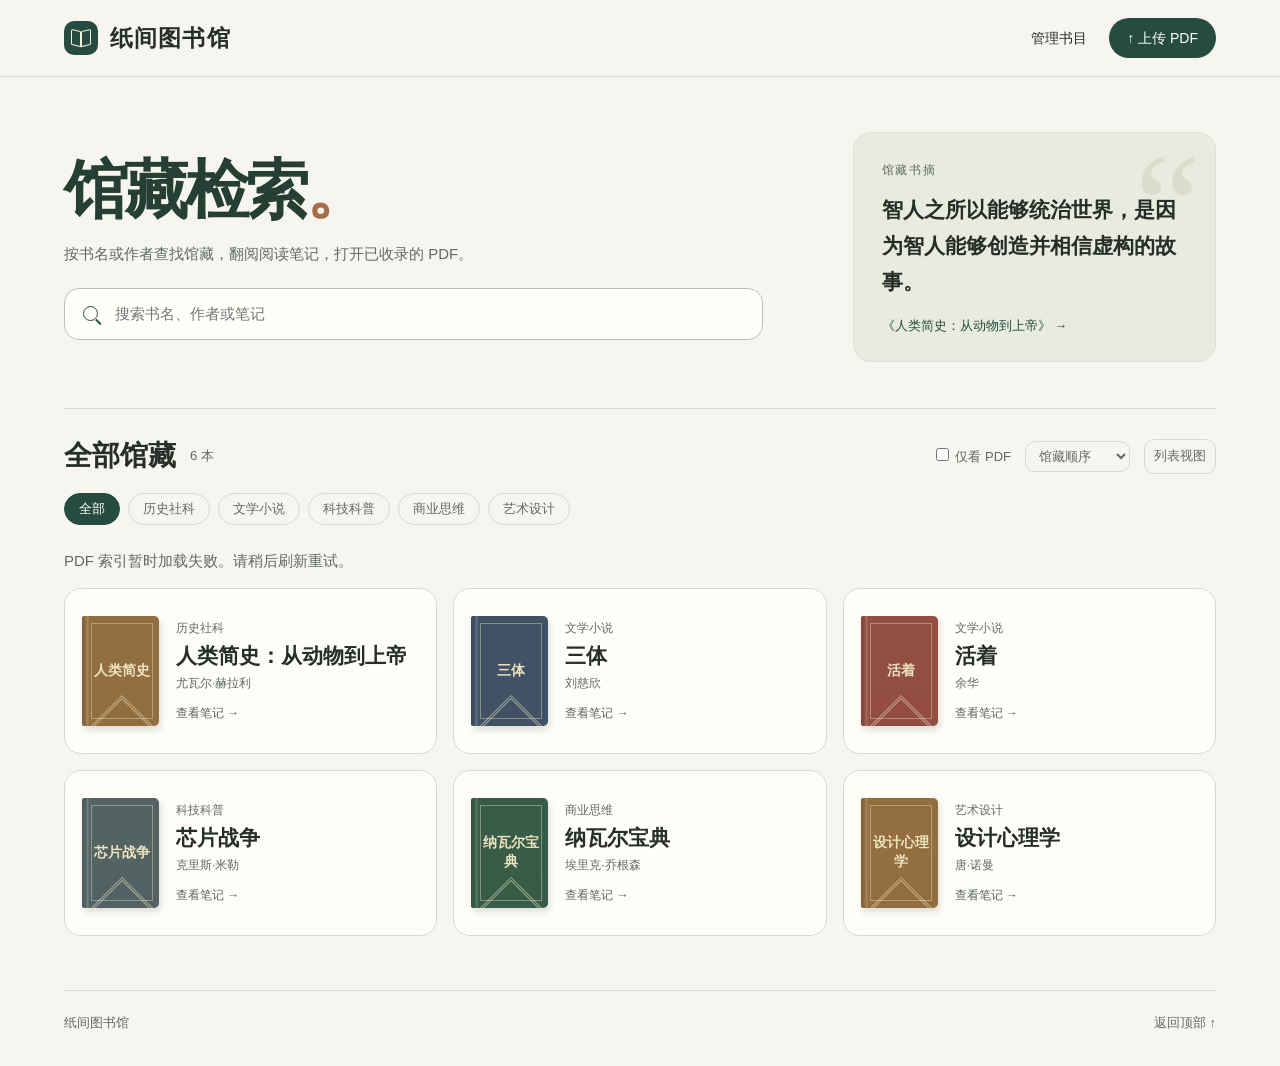
<file: index.html>
<!doctype html>
<html lang="zh-CN">
<head>
  <meta charset="utf-8">
  <meta name="viewport" content="width=device-width,initial-scale=1">
  <meta name="theme-color" content="#f7f5ef">
  <title>纸间图书馆 · 馆藏检索</title>
  <link rel="stylesheet" href="./library.css">
  <script defer src="./library.js"></script>
</head>
<body>
<header><div class="wrap bar">
  <a class="brand" href="./"><i class="mark" aria-hidden="true"></i>纸间图书馆</a>
  <nav aria-label="图书馆导航"><a href="./admin.html">管理书目</a><a class="primary" href="https://github.com/roysean24/-/upload/main/books" target="_blank" rel="noopener">↑ 上传 PDF</a></nav>
</div></header>
<main class="wrap">
  <section class="hero" aria-labelledby="hero-title">
    <div><h1 id="hero-title">馆藏检索<span>。</span></h1>
      <p>按书名或作者查找馆藏，翻阅阅读笔记，打开已收录的 PDF。</p>
      <label class="search"><i aria-hidden="true"></i><input id="query" type="search" aria-label="搜索书名、作者或笔记" placeholder="搜索书名、作者或笔记" autocomplete="off"></label>
    </div>
    <aside id="excerpt" hidden><small>馆藏书摘</small><blockquote id="excerpt-text"></blockquote><button id="excerpt-source" type="button"></button></aside>
  </section>
  <section aria-labelledby="collection">
    <div class="heading"><div><h2 id="collection">全部馆藏</h2><span id="count" aria-live="polite"></span></div>
      <div class="controls"><label><input type="checkbox" id="pdf-only"> 仅看 PDF</label><select id="sort" aria-label="书目排序"><option value="default">馆藏顺序</option><option value="title">按书名</option><option value="date">按阅读日期</option><option value="rating">按推荐评分</option></select><button id="view" aria-pressed="false">列表视图</button></div>
    </div>
    <div id="categories" aria-label="按分类筛选"></div>
    <p id="status" role="status">正在加载馆藏…</p>
    <div id="books" class="shelves"></div>
    <div id="empty" hidden><h3>没有找到匹配的书籍</h3><p>可以换一个关键词，或查看全部馆藏。</p><button id="reset" class="primary">清除筛选</button></div>
  </section>
</main>
<footer class="wrap"><span>纸间图书馆</span><a href="#hero-title">返回顶部 ↑</a></footer>
<dialog id="details" aria-labelledby="detail-title">
  <div class="dialog-inner"><button class="close" id="close" type="button" aria-label="关闭详情">×</button>
    <small id="detail-cat"></small><h2 id="detail-title"></h2><p id="detail-by"></p>
    <div id="files"></div><section id="quote-section"><h3>书摘</h3><blockquote id="quote"></blockquote></section>
    <section id="note-section"><h3>阅读笔记</h3><p id="note"></p></section>
  </div>
</dialog>
</body></html>
</file>
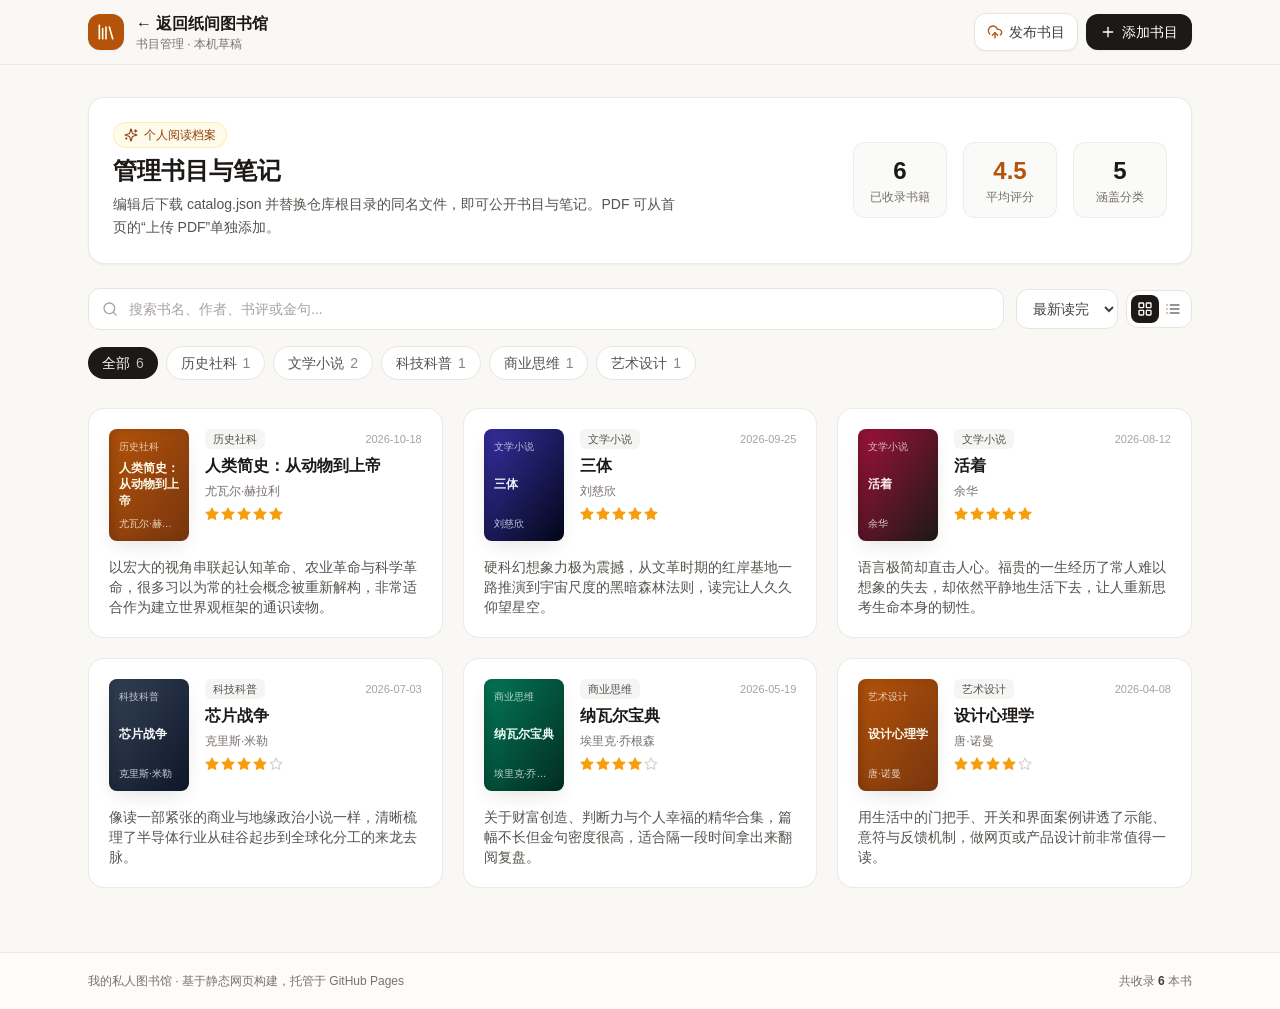
<file: admin.html>
<!doctype html><html lang="zh-CN"><head><meta charset="utf-8"><meta name="viewport" content="width=device-width, initial-scale=1"><title>管理书目 · 纸间图书馆</title>
  <style>
    body {
      font-family: 'Inter', -apple-system, BlinkMacSystemFont, "PingFang SC", "Hiragino Sans GB", "Microsoft YaHei", sans-serif;
      background-color: #FAF8F5;
      color: #1C1917;
    }
    .font-serif-sc {
      font-family: 'Noto Serif SC', Georgia, serif;
    }
    .book-spine-shadow {
      box-shadow: inset 6px 0 12px -4px rgba(0, 0, 0, 0.25), 0 8px 20px -6px rgba(28, 25, 23, 0.14);
    }
    .card-hover {
      transition: transform 0.2s ease, box-shadow 0.2s ease;
    }
    .card-hover:hover {
      transform: translateY(-3px);
      box-shadow: 0 12px 24px -8px rgba(28, 25, 23, 0.12);
    }
    /* Custom scrollbar */
    ::-webkit-scrollbar {
      width: 6px;
      height: 6px;
    }
    ::-webkit-scrollbar-track {
      background: transparent;
    }
    ::-webkit-scrollbar-thumb {
      background: #D6D3D1;
      border-radius: 9999px;
    }
  </style>
<style>*, ::before, ::after{--tw-border-spacing-x:0;--tw-border-spacing-y:0;--tw-translate-x:0;--tw-translate-y:0;--tw-rotate:0;--tw-skew-x:0;--tw-skew-y:0;--tw-scale-x:1;--tw-scale-y:1;--tw-pan-x: ;--tw-pan-y: ;--tw-pinch-zoom: ;--tw-scroll-snap-strictness:proximity;--tw-gradient-from-position: ;--tw-gradient-via-position: ;--tw-gradient-to-position: ;--tw-ordinal: ;--tw-slashed-zero: ;--tw-numeric-figure: ;--tw-numeric-spacing: ;--tw-numeric-fraction: ;--tw-ring-inset: ;--tw-ring-offset-width:0px;--tw-ring-offset-color:#fff;--tw-ring-color:rgb(59 130 246 / 0.5);--tw-ring-offset-shadow:0 0 #0000;--tw-ring-shadow:0 0 #0000;--tw-shadow:0 0 #0000;--tw-shadow-colored:0 0 #0000;--tw-blur: ;--tw-brightness: ;--tw-contrast: ;--tw-grayscale: ;--tw-hue-rotate: ;--tw-invert: ;--tw-saturate: ;--tw-sepia: ;--tw-drop-shadow: ;--tw-backdrop-blur: ;--tw-backdrop-brightness: ;--tw-backdrop-contrast: ;--tw-backdrop-grayscale: ;--tw-backdrop-hue-rotate: ;--tw-backdrop-invert: ;--tw-backdrop-opacity: ;--tw-backdrop-saturate: ;--tw-backdrop-sepia: ;--tw-contain-size: ;--tw-contain-layout: ;--tw-contain-paint: ;--tw-contain-style: }::backdrop{--tw-border-spacing-x:0;--tw-border-spacing-y:0;--tw-translate-x:0;--tw-translate-y:0;--tw-rotate:0;--tw-skew-x:0;--tw-skew-y:0;--tw-scale-x:1;--tw-scale-y:1;--tw-pan-x: ;--tw-pan-y: ;--tw-pinch-zoom: ;--tw-scroll-snap-strictness:proximity;--tw-gradient-from-position: ;--tw-gradient-via-position: ;--tw-gradient-to-position: ;--tw-ordinal: ;--tw-slashed-zero: ;--tw-numeric-figure: ;--tw-numeric-spacing: ;--tw-numeric-fraction: ;--tw-ring-inset: ;--tw-ring-offset-width:0px;--tw-ring-offset-color:#fff;--tw-ring-color:rgb(59 130 246 / 0.5);--tw-ring-offset-shadow:0 0 #0000;--tw-ring-shadow:0 0 #0000;--tw-shadow:0 0 #0000;--tw-shadow-colored:0 0 #0000;--tw-blur: ;--tw-brightness: ;--tw-contrast: ;--tw-grayscale: ;--tw-hue-rotate: ;--tw-invert: ;--tw-saturate: ;--tw-sepia: ;--tw-drop-shadow: ;--tw-backdrop-blur: ;--tw-backdrop-brightness: ;--tw-backdrop-contrast: ;--tw-backdrop-grayscale: ;--tw-backdrop-hue-rotate: ;--tw-backdrop-invert: ;--tw-backdrop-opacity: ;--tw-backdrop-saturate: ;--tw-backdrop-sepia: ;--tw-contain-size: ;--tw-contain-layout: ;--tw-contain-paint: ;--tw-contain-style: }/* ! tailwindcss v3.4.17 | MIT License | https://tailwindcss.com */*,::after,::before{box-sizing:border-box;border-width:0;border-style:solid;border-color:#e5e7eb}::after,::before{--tw-content:''}:host,html{line-height:1.5;-webkit-text-size-adjust:100%;-moz-tab-size:4;tab-size:4;font-family:ui-sans-serif, system-ui, sans-serif, "Apple Color Emoji", "Segoe UI Emoji", "Segoe UI Symbol", "Noto Color Emoji";font-feature-settings:normal;font-variation-settings:normal;-webkit-tap-highlight-color:transparent}body{margin:0;line-height:inherit}hr{height:0;color:inherit;border-top-width:1px}abbr:where([title]){-webkit-text-decoration:underline dotted;text-decoration:underline dotted}h1,h2,h3,h4,h5,h6{font-size:inherit;font-weight:inherit}a{color:inherit;text-decoration:inherit}b,strong{font-weight:bolder}code,kbd,pre,samp{font-family:ui-monospace, SFMono-Regular, Menlo, Monaco, Consolas, "Liberation Mono", "Courier New", monospace;font-feature-settings:normal;font-variation-settings:normal;font-size:1em}small{font-size:80%}sub,sup{font-size:75%;line-height:0;position:relative;vertical-align:baseline}sub{bottom:-.25em}sup{top:-.5em}table{text-indent:0;border-color:inherit;border-collapse:collapse}button,input,optgroup,select,textarea{font-family:inherit;font-feature-settings:inherit;font-variation-settings:inherit;font-size:100%;font-weight:inherit;line-height:inherit;letter-spacing:inherit;color:inherit;margin:0;padding:0}button,select{text-transform:none}button,input:where([type=button]),input:where([type=reset]),input:where([type=submit]){-webkit-appearance:button;background-color:transparent;background-image:none}:-moz-focusring{outline:auto}:-moz-ui-invalid{box-shadow:none}progress{vertical-align:baseline}::-webkit-inner-spin-button,::-webkit-outer-spin-button{height:auto}[type=search]{-webkit-appearance:textfield;outline-offset:-2px}::-webkit-search-decoration{-webkit-appearance:none}::-webkit-file-upload-button{-webkit-appearance:button;font:inherit}summary{display:list-item}blockquote,dd,dl,figure,h1,h2,h3,h4,h5,h6,hr,p,pre{margin:0}fieldset{margin:0;padding:0}legend{padding:0}menu,ol,ul{list-style:none;margin:0;padding:0}dialog{padding:0}textarea{resize:vertical}input::placeholder,textarea::placeholder{opacity:1;color:#9ca3af}[role=button],button{cursor:pointer}:disabled{cursor:default}audio,canvas,embed,iframe,img,object,svg,video{display:block;vertical-align:middle}img,video{max-width:100%;height:auto}[hidden]:where(:not([hidden=until-found])){display:none}.pointer-events-none{pointer-events:none}.fixed{position:fixed}.absolute{position:absolute}.relative{position:relative}.sticky{position:sticky}.inset-0{inset:0px}.bottom-5{bottom:1.25rem}.left-1\/2{left:50%}.left-3\.5{left:0.875rem}.right-3{right:0.75rem}.top-0{top:0px}.top-1\/2{top:50%}.z-30{z-index:30}.z-50{z-index:50}.mx-auto{margin-left:auto;margin-right:auto}.mb-1{margin-bottom:0.25rem}.mb-3{margin-bottom:0.75rem}.mb-4{margin-bottom:1rem}.mt-0\.5{margin-top:0.125rem}.mt-1{margin-top:0.25rem}.mt-4{margin-top:1rem}.mt-8{margin-top:2rem}.ml-0\.5{margin-left:0.125rem}.line-clamp-2{overflow:hidden;display:-webkit-box;-webkit-box-orient:vertical;-webkit-line-clamp:2}.line-clamp-3{overflow:hidden;display:-webkit-box;-webkit-box-orient:vertical;-webkit-line-clamp:3}.block{display:block}.flex{display:flex}.inline-flex{display:inline-flex}.grid{display:grid}.hidden{display:none}.h-12{height:3rem}.h-16{height:4rem}.h-28{height:7rem}.h-3\.5{height:0.875rem}.h-4{height:1rem}.h-5{height:1.25rem}.h-6{height:1.5rem}.h-8{height:2rem}.h-9{height:2.25rem}.max-h-\[90vh\]{max-height:90vh}.min-h-screen{min-height:100vh}.w-12{width:3rem}.w-20{width:5rem}.w-3\.5{width:0.875rem}.w-4{width:1rem}.w-5{width:1.25rem}.w-6{width:1.5rem}.w-8{width:2rem}.w-9{width:2.25rem}.w-full{width:100%}.min-w-0{min-width:0px}.max-w-2xl{max-width:42rem}.max-w-6xl{max-width:72rem}.max-w-lg{max-width:32rem}.max-w-xl{max-width:36rem}.flex-1{flex:1 1 0%}.shrink-0{flex-shrink:0}.-translate-x-1\/2{--tw-translate-x:-50%;transform:translate(var(--tw-translate-x), var(--tw-translate-y)) rotate(var(--tw-rotate)) skewX(var(--tw-skew-x)) skewY(var(--tw-skew-y)) scaleX(var(--tw-scale-x)) scaleY(var(--tw-scale-y))}.-translate-y-1\/2{--tw-translate-y:-50%;transform:translate(var(--tw-translate-x), var(--tw-translate-y)) rotate(var(--tw-rotate)) skewX(var(--tw-skew-x)) skewY(var(--tw-skew-y)) scaleX(var(--tw-scale-x)) scaleY(var(--tw-scale-y))}.cursor-pointer{cursor:pointer}.select-none{-webkit-user-select:none;user-select:none}.list-inside{list-style-position:inside}.list-decimal{list-style-type:decimal}.grid-cols-1{grid-template-columns:repeat(1, minmax(0, 1fr))}.grid-cols-3{grid-template-columns:repeat(3, minmax(0, 1fr))}.flex-col{flex-direction:column}.flex-wrap{flex-wrap:wrap}.items-start{align-items:flex-start}.items-center{align-items:center}.justify-end{justify-content:flex-end}.justify-center{justify-content:center}.justify-between{justify-content:space-between}.gap-1{gap:0.25rem}.gap-1\.5{gap:0.375rem}.gap-2{gap:0.5rem}.gap-2\.5{gap:0.625rem}.gap-3{gap:0.75rem}.gap-3\.5{gap:0.875rem}.gap-4{gap:1rem}.gap-5{gap:1.25rem}.gap-0\.5{gap:0.125rem}.space-y-1\.5 > :not([hidden]) ~ :not([hidden]){--tw-space-y-reverse:0;margin-top:calc(0.375rem * calc(1 - var(--tw-space-y-reverse)));margin-bottom:calc(0.375rem * var(--tw-space-y-reverse))}.space-y-2 > :not([hidden]) ~ :not([hidden]){--tw-space-y-reverse:0;margin-top:calc(0.5rem * calc(1 - var(--tw-space-y-reverse)));margin-bottom:calc(0.5rem * var(--tw-space-y-reverse))}.space-y-2\.5 > :not([hidden]) ~ :not([hidden]){--tw-space-y-reverse:0;margin-top:calc(0.625rem * calc(1 - var(--tw-space-y-reverse)));margin-bottom:calc(0.625rem * var(--tw-space-y-reverse))}.space-y-4 > :not([hidden]) ~ :not([hidden]){--tw-space-y-reverse:0;margin-top:calc(1rem * calc(1 - var(--tw-space-y-reverse)));margin-bottom:calc(1rem * var(--tw-space-y-reverse))}.space-y-5 > :not([hidden]) ~ :not([hidden]){--tw-space-y-reverse:0;margin-top:calc(1.25rem * calc(1 - var(--tw-space-y-reverse)));margin-bottom:calc(1.25rem * var(--tw-space-y-reverse))}.space-y-6 > :not([hidden]) ~ :not([hidden]){--tw-space-y-reverse:0;margin-top:calc(1.5rem * calc(1 - var(--tw-space-y-reverse)));margin-bottom:calc(1.5rem * var(--tw-space-y-reverse))}.overflow-hidden{overflow:hidden}.overflow-x-auto{overflow-x:auto}.overflow-y-auto{overflow-y:auto}.truncate{overflow:hidden;text-overflow:ellipsis;white-space:nowrap}.whitespace-pre-line{white-space:pre-line}.rounded{border-radius:0.25rem}.rounded-2xl{border-radius:1rem}.rounded-full{border-radius:9999px}.rounded-lg{border-radius:0.5rem}.rounded-xl{border-radius:0.75rem}.rounded-md{border-radius:0.375rem}.rounded-r-xl{border-top-right-radius:0.75rem;border-bottom-right-radius:0.75rem}.border{border-width:1px}.border-b{border-bottom-width:1px}.border-l-4{border-left-width:4px}.border-t{border-top-width:1px}.border-dashed{border-style:dashed}.border-amber-200{--tw-border-opacity:1;border-color:rgb(253 230 138 / var(--tw-border-opacity, 1))}.border-amber-200\/60{border-color:rgb(253 230 138 / 0.6)}.border-amber-600{--tw-border-opacity:1;border-color:rgb(217 119 6 / var(--tw-border-opacity, 1))}.border-stone-100{--tw-border-opacity:1;border-color:rgb(245 245 244 / var(--tw-border-opacity, 1))}.border-stone-200{--tw-border-opacity:1;border-color:rgb(231 229 228 / var(--tw-border-opacity, 1))}.border-stone-200\/60{border-color:rgb(231 229 228 / 0.6)}.border-stone-200\/80{border-color:rgb(231 229 228 / 0.8)}.border-stone-300{--tw-border-opacity:1;border-color:rgb(214 211 209 / var(--tw-border-opacity, 1))}.bg-\[\#FAF8F5\]\/90{background-color:rgb(250 248 245 / 0.9)}.bg-amber-100{--tw-bg-opacity:1;background-color:rgb(254 243 199 / var(--tw-bg-opacity, 1))}.bg-amber-50{--tw-bg-opacity:1;background-color:rgb(255 251 235 / var(--tw-bg-opacity, 1))}.bg-amber-50\/70{background-color:rgb(255 251 235 / 0.7)}.bg-amber-700{--tw-bg-opacity:1;background-color:rgb(180 83 9 / var(--tw-bg-opacity, 1))}.bg-stone-100{--tw-bg-opacity:1;background-color:rgb(245 245 244 / var(--tw-bg-opacity, 1))}.bg-stone-200\/70{background-color:rgb(231 229 228 / 0.7)}.bg-stone-50{--tw-bg-opacity:1;background-color:rgb(250 250 249 / var(--tw-bg-opacity, 1))}.bg-stone-900{--tw-bg-opacity:1;background-color:rgb(28 25 23 / var(--tw-bg-opacity, 1))}.bg-stone-900\/50{background-color:rgb(28 25 23 / 0.5)}.bg-white{--tw-bg-opacity:1;background-color:rgb(255 255 255 / var(--tw-bg-opacity, 1))}.bg-white\/60{background-color:rgb(255 255 255 / 0.6)}.bg-gradient-to-br{background-image:linear-gradient(to bottom right, var(--tw-gradient-stops))}.from-amber-700{--tw-gradient-from:#b45309 var(--tw-gradient-from-position);--tw-gradient-to:rgb(180 83 9 / 0) var(--tw-gradient-to-position);--tw-gradient-stops:var(--tw-gradient-from), var(--tw-gradient-to)}.from-emerald-700{--tw-gradient-from:#047857 var(--tw-gradient-from-position);--tw-gradient-to:rgb(4 120 87 / 0) var(--tw-gradient-to-position);--tw-gradient-stops:var(--tw-gradient-from), var(--tw-gradient-to)}.from-indigo-800{--tw-gradient-from:#3730a3 var(--tw-gradient-from-position);--tw-gradient-to:rgb(55 48 163 / 0) var(--tw-gradient-to-position);--tw-gradient-stops:var(--tw-gradient-from), var(--tw-gradient-to)}.from-rose-800{--tw-gradient-from:#9f1239 var(--tw-gradient-from-position);--tw-gradient-to:rgb(159 18 57 / 0) var(--tw-gradient-to-position);--tw-gradient-stops:var(--tw-gradient-from), var(--tw-gradient-to)}.from-slate-700{--tw-gradient-from:#334155 var(--tw-gradient-from-position);--tw-gradient-to:rgb(51 65 85 / 0) var(--tw-gradient-to-position);--tw-gradient-stops:var(--tw-gradient-from), var(--tw-gradient-to)}.to-amber-900{--tw-gradient-to:#78350f var(--tw-gradient-to-position)}.to-emerald-950{--tw-gradient-to:#022c22 var(--tw-gradient-to-position)}.to-slate-900{--tw-gradient-to:#0f172a var(--tw-gradient-to-position)}.to-slate-950{--tw-gradient-to:#020617 var(--tw-gradient-to-position)}.to-stone-900{--tw-gradient-to:#1c1917 var(--tw-gradient-to-position)}.fill-amber-500{fill:#f59e0b}.p-1{padding:0.25rem}.p-1\.5{padding:0.375rem}.p-2{padding:0.5rem}.p-3{padding:0.75rem}.p-4{padding:1rem}.p-5{padding:1.25rem}.p-2\.5{padding:0.625rem}.px-1\.5{padding-left:0.375rem;padding-right:0.375rem}.px-2\.5{padding-left:0.625rem;padding-right:0.625rem}.px-3{padding-left:0.75rem;padding-right:0.75rem}.px-3\.5{padding-left:0.875rem;padding-right:0.875rem}.px-4{padding-left:1rem;padding-right:1rem}.px-5{padding-left:1.25rem;padding-right:1.25rem}.py-0\.5{padding-top:0.125rem;padding-bottom:0.125rem}.py-1{padding-top:0.25rem;padding-bottom:0.25rem}.py-1\.5{padding-top:0.375rem;padding-bottom:0.375rem}.py-16{padding-top:4rem;padding-bottom:4rem}.py-2{padding-top:0.5rem;padding-bottom:0.5rem}.py-2\.5{padding-top:0.625rem;padding-bottom:0.625rem}.py-3{padding-top:0.75rem;padding-bottom:0.75rem}.py-5{padding-top:1.25rem;padding-bottom:1.25rem}.py-6{padding-top:1.5rem;padding-bottom:1.5rem}.px-2{padding-left:0.5rem;padding-right:0.5rem}.pb-1{padding-bottom:0.25rem}.pl-10{padding-left:2.5rem}.pr-9{padding-right:2.25rem}.pt-0\.5{padding-top:0.125rem}.pt-2{padding-top:0.5rem}.pt-4{padding-top:1rem}.text-center{text-align:center}.font-mono{font-family:ui-monospace, SFMono-Regular, Menlo, Monaco, Consolas, "Liberation Mono", "Courier New", monospace}.text-base{font-size:1rem;line-height:1.5rem}.text-lg{font-size:1.125rem;line-height:1.75rem}.text-sm{font-size:0.875rem;line-height:1.25rem}.text-xl{font-size:1.25rem;line-height:1.75rem}.text-xs{font-size:0.75rem;line-height:1rem}.text-\[10px\]{font-size:10px}.text-\[11px\]{font-size:11px}.font-bold{font-weight:700}.font-medium{font-weight:500}.font-semibold{font-weight:600}.uppercase{text-transform:uppercase}.italic{font-style:italic}.leading-relaxed{line-height:1.625}.leading-snug{line-height:1.375}.tracking-tight{letter-spacing:-0.025em}.tracking-wider{letter-spacing:0.05em}.text-amber-50{--tw-text-opacity:1;color:rgb(255 251 235 / var(--tw-text-opacity, 1))}.text-amber-700{--tw-text-opacity:1;color:rgb(180 83 9 / var(--tw-text-opacity, 1))}.text-amber-800{--tw-text-opacity:1;color:rgb(146 64 14 / var(--tw-text-opacity, 1))}.text-amber-900{--tw-text-opacity:1;color:rgb(120 53 15 / var(--tw-text-opacity, 1))}.text-emerald-400{--tw-text-opacity:1;color:rgb(52 211 153 / var(--tw-text-opacity, 1))}.text-red-600{--tw-text-opacity:1;color:rgb(220 38 38 / var(--tw-text-opacity, 1))}.text-stone-400{--tw-text-opacity:1;color:rgb(168 162 158 / var(--tw-text-opacity, 1))}.text-stone-500{--tw-text-opacity:1;color:rgb(120 113 108 / var(--tw-text-opacity, 1))}.text-stone-600{--tw-text-opacity:1;color:rgb(87 83 78 / var(--tw-text-opacity, 1))}.text-stone-700{--tw-text-opacity:1;color:rgb(68 64 60 / var(--tw-text-opacity, 1))}.text-stone-800{--tw-text-opacity:1;color:rgb(41 37 36 / var(--tw-text-opacity, 1))}.text-stone-900{--tw-text-opacity:1;color:rgb(28 25 23 / var(--tw-text-opacity, 1))}.text-white{--tw-text-opacity:1;color:rgb(255 255 255 / var(--tw-text-opacity, 1))}.text-amber-500{--tw-text-opacity:1;color:rgb(245 158 11 / var(--tw-text-opacity, 1))}.text-emerald-50{--tw-text-opacity:1;color:rgb(236 253 245 / var(--tw-text-opacity, 1))}.text-indigo-50{--tw-text-opacity:1;color:rgb(238 242 255 / var(--tw-text-opacity, 1))}.text-rose-50{--tw-text-opacity:1;color:rgb(255 241 242 / var(--tw-text-opacity, 1))}.text-slate-50{--tw-text-opacity:1;color:rgb(248 250 252 / var(--tw-text-opacity, 1))}.text-stone-300{--tw-text-opacity:1;color:rgb(214 211 209 / var(--tw-text-opacity, 1))}.placeholder-stone-400::placeholder{--tw-placeholder-opacity:1;color:rgb(168 162 158 / var(--tw-placeholder-opacity, 1))}.opacity-70{opacity:0.7}.opacity-75{opacity:0.75}.opacity-80{opacity:0.8}.shadow-2xl{--tw-shadow:0 25px 50px -12px rgb(0 0 0 / 0.25);--tw-shadow-colored:0 25px 50px -12px var(--tw-shadow-color);box-shadow:var(--tw-ring-offset-shadow, 0 0 #0000), var(--tw-ring-shadow, 0 0 #0000), var(--tw-shadow)}.shadow-lg{--tw-shadow:0 10px 15px -3px rgb(0 0 0 / 0.1), 0 4px 6px -4px rgb(0 0 0 / 0.1);--tw-shadow-colored:0 10px 15px -3px var(--tw-shadow-color), 0 4px 6px -4px var(--tw-shadow-color);box-shadow:var(--tw-ring-offset-shadow, 0 0 #0000), var(--tw-ring-shadow, 0 0 #0000), var(--tw-shadow)}.shadow-sm{--tw-shadow:0 1px 2px 0 rgb(0 0 0 / 0.05);--tw-shadow-colored:0 1px 2px 0 var(--tw-shadow-color);box-shadow:var(--tw-ring-offset-shadow, 0 0 #0000), var(--tw-ring-shadow, 0 0 #0000), var(--tw-shadow)}.backdrop-blur-md{--tw-backdrop-blur:blur(12px);-webkit-backdrop-filter:var(--tw-backdrop-blur) var(--tw-backdrop-brightness) var(--tw-backdrop-contrast) var(--tw-backdrop-grayscale) var(--tw-backdrop-hue-rotate) var(--tw-backdrop-invert) var(--tw-backdrop-opacity) var(--tw-backdrop-saturate) var(--tw-backdrop-sepia);backdrop-filter:var(--tw-backdrop-blur) var(--tw-backdrop-brightness) var(--tw-backdrop-contrast) var(--tw-backdrop-grayscale) var(--tw-backdrop-hue-rotate) var(--tw-backdrop-invert) var(--tw-backdrop-opacity) var(--tw-backdrop-saturate) var(--tw-backdrop-sepia)}.transition-all{transition-property:all;transition-timing-function:cubic-bezier(0.4, 0, 0.2, 1);transition-duration:150ms}.transition-colors{transition-property:color, background-color, border-color, fill, stroke, -webkit-text-decoration-color;transition-property:color, background-color, border-color, text-decoration-color, fill, stroke;transition-property:color, background-color, border-color, text-decoration-color, fill, stroke, -webkit-text-decoration-color;transition-timing-function:cubic-bezier(0.4, 0, 0.2, 1);transition-duration:150ms}.hover\:bg-amber-100:hover{--tw-bg-opacity:1;background-color:rgb(254 243 199 / var(--tw-bg-opacity, 1))}.hover\:bg-amber-800:hover{--tw-bg-opacity:1;background-color:rgb(146 64 14 / var(--tw-bg-opacity, 1))}.hover\:bg-red-50:hover{--tw-bg-opacity:1;background-color:rgb(254 242 242 / var(--tw-bg-opacity, 1))}.hover\:bg-stone-100:hover{--tw-bg-opacity:1;background-color:rgb(245 245 244 / var(--tw-bg-opacity, 1))}.hover\:bg-stone-50:hover{--tw-bg-opacity:1;background-color:rgb(250 250 249 / var(--tw-bg-opacity, 1))}.hover\:bg-stone-800:hover{--tw-bg-opacity:1;background-color:rgb(41 37 36 / var(--tw-bg-opacity, 1))}.hover\:text-stone-600:hover{--tw-text-opacity:1;color:rgb(87 83 78 / var(--tw-text-opacity, 1))}.hover\:text-stone-700:hover{--tw-text-opacity:1;color:rgb(68 64 60 / var(--tw-text-opacity, 1))}.hover\:text-stone-800:hover{--tw-text-opacity:1;color:rgb(41 37 36 / var(--tw-text-opacity, 1))}.focus\:border-amber-600:focus{--tw-border-opacity:1;border-color:rgb(217 119 6 / var(--tw-border-opacity, 1))}.focus\:outline-none:focus{outline:2px solid transparent;outline-offset:2px}.focus\:ring-2:focus{--tw-ring-offset-shadow:var(--tw-ring-inset) 0 0 0 var(--tw-ring-offset-width) var(--tw-ring-offset-color);--tw-ring-shadow:var(--tw-ring-inset) 0 0 0 calc(2px + var(--tw-ring-offset-width)) var(--tw-ring-color);box-shadow:var(--tw-ring-offset-shadow), var(--tw-ring-shadow), var(--tw-shadow, 0 0 #0000)}.focus\:ring-amber-600\/20:focus{--tw-ring-color:rgb(217 119 6 / 0.2)}@media (min-width: 640px){.sm\:block{display:block}.sm\:w-24{width:6rem}.sm\:grid-cols-2{grid-template-columns:repeat(2, minmax(0, 1fr))}.sm\:grid-cols-3{grid-template-columns:repeat(3, minmax(0, 1fr))}.sm\:flex-row{flex-direction:row}.sm\:items-center{align-items:center}.sm\:gap-4{gap:1rem}.sm\:p-6{padding:1.5rem}.sm\:px-4{padding-left:1rem;padding-right:1rem}.sm\:px-6{padding-left:1.5rem;padding-right:1.5rem}.sm\:py-8{padding-top:2rem;padding-bottom:2rem}.sm\:text-2xl{font-size:1.5rem;line-height:2rem}.sm\:text-lg{font-size:1.125rem;line-height:1.75rem}.sm\:text-sm{font-size:0.875rem;line-height:1.25rem}}@media (min-width: 768px){.md\:flex-row{flex-direction:row}.md\:items-center{align-items:center}}@media (min-width: 1024px){.lg\:grid-cols-3{grid-template-columns:repeat(3, minmax(0, 1fr))}}</style></head>
<body class="min-h-screen flex flex-col">

  <!-- Top Navigation -->
  <header class="sticky top-0 z-30 bg-[#FAF8F5]/90 backdrop-blur-md border-b border-stone-200/80">
    <div class="max-w-6xl mx-auto px-4 sm:px-6 h-16 flex items-center justify-between gap-3">
      <div class="flex items-center gap-3 min-w-0">
        <div class="w-9 h-9 rounded-xl bg-amber-700 text-amber-50 flex items-center justify-center shrink-0 shadow-sm">
          <svg xmlns="http://www.w3.org/2000/svg" width="24" height="24" viewBox="0 0 24 24" fill="none" stroke="currentColor" stroke-width="2" stroke-linecap="round" stroke-linejoin="round" data-lucide="library" class="lucide lucide-library w-5 h-5"><path d="m16 6 4 14"></path><path d="M12 6v14"></path><path d="M8 8v12"></path><path d="M4 4v16"></path></svg>
        </div>
        <div class="min-w-0">
          <a id="library-title" class="font-bold" href="./">← 返回纸间图书馆</a>
          <p class="text-xs text-stone-500 hidden sm:block truncate">书目管理 · 本机草稿</p>
        </div>
      </div>

      <div class="flex items-center gap-2 shrink-0">
        <button id="btn-open-export" type="button" class="inline-flex items-center gap-1.5 px-3 py-2 rounded-xl text-xs sm:text-sm font-medium text-stone-700 bg-white border border-stone-200 hover:bg-stone-100 transition-colors shadow-sm">
          <svg xmlns="http://www.w3.org/2000/svg" width="24" height="24" viewBox="0 0 24 24" fill="none" stroke="currentColor" stroke-width="2" stroke-linecap="round" stroke-linejoin="round" data-lucide="upload-cloud" class="lucide lucide-upload-cloud w-4 h-4 text-amber-700"><path d="M12 13v8"></path><path d="M4 14.899A7 7 0 1 1 15.71 8h1.79a4.5 4.5 0 0 1 2.5 8.242"></path><path d="m8 17 4-4 4 4"></path></svg>
          <span>发布书目</span>
        </button>
        <button id="btn-open-add" type="button" class="inline-flex items-center gap-1.5 px-3.5 py-2 rounded-xl text-xs sm:text-sm font-medium text-white bg-stone-900 hover:bg-stone-800 transition-colors shadow-sm">
          <svg xmlns="http://www.w3.org/2000/svg" width="24" height="24" viewBox="0 0 24 24" fill="none" stroke="currentColor" stroke-width="2" stroke-linecap="round" stroke-linejoin="round" data-lucide="plus" class="lucide lucide-plus w-4 h-4"><path d="M5 12h14"></path><path d="M12 5v14"></path></svg>
          <span>添加书目</span>
        </button>
      </div>
    </div>
  </header>

  <!-- Main Content -->
  <main class="flex-1 max-w-6xl w-full mx-auto px-4 sm:px-6 py-6 sm:py-8 space-y-6">

    <!-- Hero & Stats Strip -->
    <section class="bg-white rounded-2xl border border-stone-200/80 p-5 sm:p-6 shadow-sm">
      <div class="flex flex-col md:flex-row md:items-center justify-between gap-5">
        <div class="space-y-1.5 max-w-xl">
          <div class="inline-flex items-center gap-1.5 px-2.5 py-1 rounded-full bg-amber-50 text-amber-800 text-xs font-medium border border-amber-200/60">
            <svg xmlns="http://www.w3.org/2000/svg" width="24" height="24" viewBox="0 0 24 24" fill="none" stroke="currentColor" stroke-width="2" stroke-linecap="round" stroke-linejoin="round" data-lucide="sparkles" class="lucide lucide-sparkles w-3.5 h-3.5"><path d="M9.937 15.5A2 2 0 0 0 8.5 14.063l-6.135-1.582a.5.5 0 0 1 0-.962L8.5 9.936A2 2 0 0 0 9.937 8.5l1.582-6.135a.5.5 0 0 1 .963 0L14.063 8.5A2 2 0 0 0 15.5 9.937l6.135 1.581a.5.5 0 0 1 0 .964L15.5 14.063a2 2 0 0 0-1.437 1.437l-1.582 6.135a.5.5 0 0 1-.963 0z"></path><path d="M20 3v4"></path><path d="M22 5h-4"></path><path d="M4 17v2"></path><path d="M5 18H3"></path></svg>
            <span>个人阅读档案</span>
          </div>
          <h2 class="text-xl sm:text-2xl font-bold font-serif-sc text-stone-900">管理书目与笔记</h2>
          <p class="text-sm text-stone-600 leading-relaxed">
            编辑后下载 catalog.json 并替换仓库根目录的同名文件，即可公开书目与笔记。PDF 可从首页的“上传 PDF”单独添加。
          </p>
        </div>

        <div class="grid grid-cols-3 gap-3 sm:gap-4 shrink-0">
          <div class="bg-stone-50 rounded-xl p-3 sm:px-4 border border-stone-200/60 text-center">
            <div id="stat-total" class="text-xl sm:text-2xl font-bold text-stone-900">6</div>
            <div class="text-xs text-stone-500 mt-0.5">已收录书籍</div>
          </div>
          <div class="bg-stone-50 rounded-xl p-3 sm:px-4 border border-stone-200/60 text-center">
            <div id="stat-avg-rating" class="text-xl sm:text-2xl font-bold text-amber-700">4.5</div>
            <div class="text-xs text-stone-500 mt-0.5">平均评分</div>
          </div>
          <div class="bg-stone-50 rounded-xl p-3 sm:px-4 border border-stone-200/60 text-center">
            <div id="stat-categories" class="text-xl sm:text-2xl font-bold text-stone-900">5</div>
            <div class="text-xs text-stone-500 mt-0.5">涵盖分类</div>
          </div>
        </div>
      </div>
    </section>

    <!-- Search, Filter & Controls -->
    <section class="space-y-4">
      <div class="flex flex-col sm:flex-row gap-3">
        <div class="relative flex-1">
          <svg xmlns="http://www.w3.org/2000/svg" width="24" height="24" viewBox="0 0 24 24" fill="none" stroke="currentColor" stroke-width="2" stroke-linecap="round" stroke-linejoin="round" data-lucide="search" class="lucide lucide-search w-4 h-4 text-stone-400 absolute left-3.5 top-1/2 -translate-y-1/2 pointer-events-none"><circle cx="11" cy="11" r="8"></circle><path d="m21 21-4.3-4.3"></path></svg>
          <input id="search-input" type="text" placeholder="搜索书名、作者、书评或金句..." class="w-full pl-10 pr-9 py-2.5 bg-white border border-stone-200 rounded-xl text-sm text-stone-900 placeholder-stone-400 focus:outline-none focus:ring-2 focus:ring-amber-600/20 focus:border-amber-600 transition-all">
          <button id="btn-clear-search" type="button" class="hidden absolute right-3 top-1/2 -translate-y-1/2 text-stone-400 hover:text-stone-600" aria-label="清空搜索">
            <svg xmlns="http://www.w3.org/2000/svg" width="24" height="24" viewBox="0 0 24 24" fill="none" stroke="currentColor" stroke-width="2" stroke-linecap="round" stroke-linejoin="round" data-lucide="x" class="lucide lucide-x w-4 h-4"><path d="M18 6 6 18"></path><path d="m6 6 12 12"></path></svg>
          </button>
        </div>

        <div class="flex items-center gap-2 shrink-0">
          <select id="sort-select" class="px-3 py-2.5 bg-white border border-stone-200 rounded-xl text-sm text-stone-700 focus:outline-none focus:ring-2 focus:ring-amber-600/20 focus:border-amber-600">
            <option value="date-desc">最新读完</option>
            <option value="rating-desc">评分最高</option>
            <option value="title-asc">书名排序</option>
          </select>

          <div class="inline-flex bg-white border border-stone-200 rounded-xl p-1">
            <button id="btn-view-grid" type="button" class="p-1.5 rounded-lg bg-stone-900 text-white transition-colors" title="卡片视图" aria-label="卡片视图">
              <svg xmlns="http://www.w3.org/2000/svg" width="24" height="24" viewBox="0 0 24 24" fill="none" stroke="currentColor" stroke-width="2" stroke-linecap="round" stroke-linejoin="round" data-lucide="layout-grid" class="lucide lucide-layout-grid w-4 h-4"><rect width="7" height="7" x="3" y="3" rx="1"></rect><rect width="7" height="7" x="14" y="3" rx="1"></rect><rect width="7" height="7" x="14" y="14" rx="1"></rect><rect width="7" height="7" x="3" y="14" rx="1"></rect></svg>
            </button>
            <button id="btn-view-list" type="button" class="p-1.5 rounded-lg text-stone-500 hover:text-stone-800 transition-colors" title="列表视图" aria-label="列表视图">
              <svg xmlns="http://www.w3.org/2000/svg" width="24" height="24" viewBox="0 0 24 24" fill="none" stroke="currentColor" stroke-width="2" stroke-linecap="round" stroke-linejoin="round" data-lucide="list" class="lucide lucide-list w-4 h-4"><path d="M3 12h.01"></path><path d="M3 18h.01"></path><path d="M3 6h.01"></path><path d="M8 12h13"></path><path d="M8 18h13"></path><path d="M8 6h13"></path></svg>
            </button>
          </div>
        </div>
      </div>

      <!-- Category Pills -->
      <div id="category-pills" class="flex items-center gap-2 overflow-x-auto pb-1"></div>
    </section>

    <!-- Local Draft Banner (shown only if user has unsynced local changes) -->
    <div id="draft-banner" class="hidden bg-amber-50 border border-amber-200 rounded-xl px-4 py-3 flex flex-col sm:flex-row sm:items-center justify-between gap-3">
      <div class="flex items-center gap-2.5 text-sm text-amber-900">
        <svg xmlns="http://www.w3.org/2000/svg" width="24" height="24" viewBox="0 0 24 24" fill="none" stroke="currentColor" stroke-width="2" stroke-linecap="round" stroke-linejoin="round" data-lucide="info" class="lucide lucide-info w-4 h-4 text-amber-700 shrink-0"><circle cx="12" cy="12" r="10"></circle><path d="M12 16v-4"></path><path d="M12 8h.01"></path></svg>
        <span>你有尚未导出到 GitHub 的本地修改（仅当前浏览器可见）。点击右侧按钮下载catalog.json并上传到 GitHub，别人即可看到更新。</span>
      </div>
      <div class="flex items-center gap-2 shrink-0">
        <button id="btn-banner-reset" type="button" class="px-3 py-1.5 rounded-lg text-xs font-medium text-amber-800 hover:bg-amber-100 transition-colors">还原初始书单</button>
        <button id="btn-banner-export" type="button" class="px-3 py-1.5 rounded-lg text-xs font-medium bg-amber-700 text-white hover:bg-amber-800 transition-colors">下载书目文件</button>
      </div>
    </div>

    <!-- Books Container -->
    <section id="books-container" class="grid grid-cols-1 sm:grid-cols-2 lg:grid-cols-3 gap-5"></section>

    <!-- Empty State -->
    <section id="empty-state" class="hidden py-16 text-center bg-white rounded-2xl border border-dashed border-stone-300">
      <div class="w-12 h-12 rounded-2xl bg-stone-100 text-stone-400 flex items-center justify-center mx-auto mb-3">
        <svg xmlns="http://www.w3.org/2000/svg" width="24" height="24" viewBox="0 0 24 24" fill="none" stroke="currentColor" stroke-width="2" stroke-linecap="round" stroke-linejoin="round" data-lucide="book-open" class="lucide lucide-book-open w-6 h-6"><path d="M12 7v14"></path><path d="M3 18a1 1 0 0 1-1-1V4a1 1 0 0 1 1-1h5a4 4 0 0 1 4 4 4 4 0 0 1 4-4h5a1 1 0 0 1 1 1v13a1 1 0 0 1-1 1h-6a3 3 0 0 0-3 3 3 3 0 0 0-3-3z"></path></svg>
      </div>
      <h3 class="text-base font-semibold text-stone-800">没有找到匹配的书籍</h3>
      <p class="text-sm text-stone-500 mt-1">试试更换搜索词或切换分类，也可以直接添加书目。</p>
      <button id="btn-empty-reset" type="button" class="mt-4 px-4 py-2 rounded-xl text-sm font-medium bg-stone-900 text-white hover:bg-stone-800 transition-colors">查看全部书籍</button>
    </section>

  </main>

  <!-- Footer -->
  <footer class="border-t border-stone-200/80 bg-white/60 py-5 mt-8">
    <div class="max-w-6xl mx-auto px-4 sm:px-6 flex flex-col sm:flex-row items-center justify-between gap-2 text-xs text-stone-500">
      <span>我的私人图书馆 · 基于静态网页构建，托管于 GitHub Pages</span>
      <span>共收录 <strong id="footer-count" class="text-stone-700">6</strong> 本书</span>
    </div>
  </footer>

  <!-- Book Detail Modal -->
  <div id="detail-modal" class="hidden fixed inset-0 z-50 flex items-center justify-center p-4 bg-stone-900/50 backdrop-blur-xs">
    <div class="bg-white rounded-2xl max-w-2xl w-full max-h-[90vh] overflow-y-auto shadow-2xl border border-stone-200">
      <div class="p-5 sm:p-6 space-y-5">
        <div class="flex items-start justify-between gap-4">
          <div class="flex items-start gap-4 min-w-0">
            <div id="detail-cover" class="w-20 h-28 sm:w-24 sm:h-34 rounded-lg shrink-0 book-spine-shadow overflow-hidden flex items-center justify-center p-2 text-center"></div>
            <div class="min-w-0 space-y-1.5">
              <div class="flex flex-wrap items-center gap-2">
                <span id="detail-category" class="px-2.5 py-0.5 rounded-full text-xs font-medium bg-stone-100 text-stone-700"></span>
                <span id="detail-date" class="text-xs text-stone-400"></span>
              </div>
              <h3 id="detail-title" class="text-xl sm:text-2xl font-bold font-serif-sc text-stone-900 leading-snug"></h3>
              <p id="detail-author" class="text-sm text-stone-600"></p>
              <div id="detail-rating" class="flex items-center gap-1 pt-0.5"></div>
            </div>
          </div>
          <button id="btn-close-detail" type="button" class="p-1.5 rounded-lg text-stone-400 hover:text-stone-700 hover:bg-stone-100 transition-colors shrink-0" aria-label="关闭">
            <svg xmlns="http://www.w3.org/2000/svg" width="24" height="24" viewBox="0 0 24 24" fill="none" stroke="currentColor" stroke-width="2" stroke-linecap="round" stroke-linejoin="round" data-lucide="x" class="lucide lucide-x w-5 h-5"><path d="M18 6 6 18"></path><path d="m6 6 12 12"></path></svg>
          </button>
        </div>

        <div id="detail-quote-wrap" class="hidden bg-amber-50/70 border-l-4 border-amber-600 rounded-r-xl p-4">
          <p class="text-xs font-medium text-amber-800 mb-1">书摘金句</p>
          <p id="detail-quote" class="text-sm italic text-stone-700 font-serif-sc leading-relaxed"></p>
        </div>

        <div class="space-y-1.5">
          <h4 class="text-xs font-semibold uppercase tracking-wider text-stone-400">我的阅读笔记与简评</h4>
          <p id="detail-review" class="text-sm text-stone-700 leading-relaxed whitespace-pre-line"></p>
        </div>

        <div class="pt-4 border-t border-stone-100 flex items-center justify-between gap-3">
          <button id="btn-detail-delete" type="button" class="inline-flex items-center gap-1.5 px-3 py-2 rounded-xl text-xs font-medium text-red-600 hover:bg-red-50 transition-colors">
            <svg xmlns="http://www.w3.org/2000/svg" width="24" height="24" viewBox="0 0 24 24" fill="none" stroke="currentColor" stroke-width="2" stroke-linecap="round" stroke-linejoin="round" data-lucide="trash-2" class="lucide lucide-trash-2 w-4 h-4"><path d="M3 6h18"></path><path d="M19 6v14c0 1-1 2-2 2H7c-1 0-2-1-2-2V6"></path><path d="M8 6V4c0-1 1-2 2-2h4c1 0 2 1 2 2v2"></path><line x1="10" x2="10" y1="11" y2="17"></line><line x1="14" x2="14" y1="11" y2="17"></line></svg>
            <span>删除此书</span>
          </button>
          <button id="btn-detail-edit" type="button" class="inline-flex items-center gap-1.5 px-4 py-2 rounded-xl text-xs sm:text-sm font-medium bg-stone-900 text-white hover:bg-stone-800 transition-colors">
            <svg xmlns="http://www.w3.org/2000/svg" width="24" height="24" viewBox="0 0 24 24" fill="none" stroke="currentColor" stroke-width="2" stroke-linecap="round" stroke-linejoin="round" data-lucide="pencil" class="lucide lucide-pencil w-4 h-4"><path d="M21.174 6.812a1 1 0 0 0-3.986-3.987L3.842 16.174a2 2 0 0 0-.5.83l-1.321 4.352a.5.5 0 0 0 .623.622l4.353-1.32a2 2 0 0 0 .83-.497z"></path><path d="m15 5 4 4"></path></svg>
            <span>编辑书籍信息</span>
          </button>
        </div>
      </div>
    </div>
  </div>

  <!-- Add / Edit Book Modal -->
  <div id="form-modal" class="hidden fixed inset-0 z-50 flex items-center justify-center p-4 bg-stone-900/50 backdrop-blur-xs">
    <div class="bg-white rounded-2xl max-w-lg w-full max-h-[90vh] overflow-y-auto shadow-2xl border border-stone-200">
      <div class="p-5 sm:p-6">
        <div class="flex items-center justify-between mb-4">
          <h3 id="form-modal-title" class="text-lg font-bold text-stone-900">添加书目</h3>
          <button id="btn-close-form" type="button" class="p-1.5 rounded-lg text-stone-400 hover:text-stone-700 hover:bg-stone-100 transition-colors" aria-label="关闭">
            <svg xmlns="http://www.w3.org/2000/svg" width="24" height="24" viewBox="0 0 24 24" fill="none" stroke="currentColor" stroke-width="2" stroke-linecap="round" stroke-linejoin="round" data-lucide="x" class="lucide lucide-x w-5 h-5"><path d="M18 6 6 18"></path><path d="m6 6 12 12"></path></svg>
          </button>
        </div>

        <form id="book-form" class="space-y-4">
          <input type="hidden" id="field-id">

          <div class="grid grid-cols-1 sm:grid-cols-2 gap-3.5">
            <div>
              <label for="field-title" class="block text-xs font-medium text-stone-700 mb-1">书名 *</label>
              <input id="field-title" type="text" required="" placeholder="例如：活着" class="w-full px-3 py-2 rounded-xl border border-stone-200 text-sm focus:outline-none focus:ring-2 focus:ring-amber-600/20 focus:border-amber-600">
            </div>
            <div>
              <label for="field-author" class="block text-xs font-medium text-stone-700 mb-1">作者 *</label>
              <input id="field-author" type="text" required="" placeholder="例如：余华" class="w-full px-3 py-2 rounded-xl border border-stone-200 text-sm focus:outline-none focus:ring-2 focus:ring-amber-600/20 focus:border-amber-600">
            </div>
          </div>

          <div class="grid grid-cols-1 sm:grid-cols-3 gap-3.5">
            <div>
              <label for="field-category" class="block text-xs font-medium text-stone-700 mb-1">分类</label>
              <select id="field-category" class="w-full px-3 py-2 rounded-xl border border-stone-200 text-sm bg-white focus:outline-none focus:ring-2 focus:ring-amber-600/20 focus:border-amber-600">
                <option value="文学小说">文学小说</option>
                <option value="历史社科">历史社科</option>
                <option value="科技科普">科技科普</option>
                <option value="商业思维">商业思维</option>
                <option value="艺术设计">艺术设计</option>
                <option value="其他">其他</option>
              </select>
            </div>
            <div>
              <label for="field-rating" class="block text-xs font-medium text-stone-700 mb-1">推荐评分</label>
              <select id="field-rating" class="w-full px-3 py-2 rounded-xl border border-stone-200 text-sm bg-white focus:outline-none focus:ring-2 focus:ring-amber-600/20 focus:border-amber-600">
                <option value="5">5 星（力荐）</option>
                <option value="4">4 星（推荐）</option>
                <option value="3">3 星（不错）</option>
                <option value="2">2 星（一般）</option>
                <option value="1">1 星（不推荐）</option>
              </select>
            </div>
            <div>
              <label for="field-date" class="block text-xs font-medium text-stone-700 mb-1">读完日期</label>
              <input id="field-date" type="date" class="w-full px-3 py-2 rounded-xl border border-stone-200 text-sm focus:outline-none focus:ring-2 focus:ring-amber-600/20 focus:border-amber-600">
            </div>
          </div>

          <div class="grid grid-cols-1 sm:grid-cols-2 gap-3.5">
            <div>
              <label for="field-color" class="block text-xs font-medium text-stone-700 mb-1">封面配色</label>
              <select id="field-color" class="w-full px-3 py-2 rounded-xl border border-stone-200 text-sm bg-white focus:outline-none focus:ring-2 focus:ring-amber-600/20 focus:border-amber-600">
                <option value="amber">暖琥珀棕</option>
                <option value="emerald">松石墨绿</option>
                <option value="slate">深海青灰</option>
                <option value="rose">复古砖红</option>
                <option value="indigo">午夜靛蓝</option>
              </select>
            </div>
            <div>
              <label for="field-cover-url" class="block text-xs font-medium text-stone-700 mb-1">封面图片链接（可选）</label>
              <input id="field-cover-url" type="url" placeholder="https://..." class="w-full px-3 py-2 rounded-xl border border-stone-200 text-sm focus:outline-none focus:ring-2 focus:ring-amber-600/20 focus:border-amber-600">
            </div>
          </div>

          <div>
            <label for="field-quote" class="block text-xs font-medium text-stone-700 mb-1">书摘金句（可选）</label>
            <input id="field-quote" type="text" placeholder="摘录书里印象最深的一句话" class="w-full px-3 py-2 rounded-xl border border-stone-200 text-sm focus:outline-none focus:ring-2 focus:ring-amber-600/20 focus:border-amber-600">
          </div>

          <div>
            <label for="field-review" class="block text-xs font-medium text-stone-700 mb-1">阅读笔记 / 简评 *</label>
            <textarea id="field-review" rows="4" required="" placeholder="写下你的读后感、核心收获或推荐理由..." class="w-full px-3 py-2 rounded-xl border border-stone-200 text-sm focus:outline-none focus:ring-2 focus:ring-amber-600/20 focus:border-amber-600"></textarea>
          </div>

          <div class="pt-2 flex items-center justify-end gap-2.5">
            <button id="btn-cancel-form" type="button" class="px-4 py-2 rounded-xl text-sm font-medium text-stone-600 hover:bg-stone-100 transition-colors">取消</button>
            <button type="submit" class="px-5 py-2 rounded-xl text-sm font-medium bg-stone-900 text-white hover:bg-stone-800 transition-colors shadow-sm">保存到书单</button>
          </div>
        </form>
      </div>
    </div>
  </div>

  <!-- Export & GitHub Sync Modal -->
  <div id="export-modal" class="fixed inset-0 z-50 flex items-center justify-center p-4 bg-stone-900/50 backdrop-blur-xs hidden">
    <div class="bg-white rounded-2xl max-w-xl w-full max-h-[90vh] overflow-y-auto shadow-2xl border border-stone-200">
      <div class="p-5 sm:p-6 space-y-5">
        <div class="flex items-center justify-between">
          <div class="flex items-center gap-2.5">
            <div class="w-8 h-8 rounded-lg bg-amber-100 text-amber-800 flex items-center justify-center">
              <svg xmlns="http://www.w3.org/2000/svg" width="24" height="24" viewBox="0 0 24 24" fill="none" stroke="currentColor" stroke-width="2" stroke-linecap="round" stroke-linejoin="round" data-lucide="github" class="lucide lucide-github w-4 h-4"><path d="M15 22v-4a4.8 4.8 0 0 0-1-3.5c3 0 6-2 6-5.5.08-1.25-.27-2.48-1-3.5.28-1.15.28-2.35 0-3.5 0 0-1 0-3 1.5-2.64-.5-5.36-.5-8 0C6 2 5 2 5 2c-.3 1.15-.3 2.35 0 3.5A5.403 5.403 0 0 0 4 9c0 3.5 3 5.5 6 5.5-.39.49-.68 1.05-.85 1.65-.17.6-.22 1.23-.15 1.85v4"></path><path d="M9 18c-4.51 2-5-2-7-2"></path></svg>
            </div>
            <h3 class="text-lg font-bold text-stone-900">同步书单到 GitHub Pages</h3>
          </div>
          <button id="btn-close-export" type="button" class="p-1.5 rounded-lg text-stone-400 hover:text-stone-700 hover:bg-stone-100 transition-colors" aria-label="关闭">
            <svg xmlns="http://www.w3.org/2000/svg" width="24" height="24" viewBox="0 0 24 24" fill="none" stroke="currentColor" stroke-width="2" stroke-linecap="round" stroke-linejoin="round" data-lucide="x" class="lucide lucide-x w-5 h-5"><path d="M18 6 6 18"></path><path d="m6 6 12 12"></path></svg>
          </button>
        </div>

        <div class="bg-stone-50 rounded-xl p-4 border border-stone-200/80 space-y-2.5 text-sm text-stone-700">
          <p class="font-semibold text-stone-900">如何公开书目和笔记？</p>
          <ol class="list-decimal list-inside space-y-1.5 text-xs sm:text-sm leading-relaxed text-stone-600">
            <li>先在当前网页点 <strong>“添加书目”</strong>，把你看过的书都添加好。</li>
            <li>点击下方 <strong>“下载 catalog.json”</strong>，它会把你的最新书单保存为书目文件。</li>
            <li>打开你的 GitHub 仓库，把下载的 <code class="px-1.5 py-0.5 bg-stone-200/70 rounded text-stone-800">index.html</code> 上传替换旧文件并 Commit，网站更新后所有人访问你的网站就能看到新书！</li>
          </ol>
        </div>

        <div class="grid grid-cols-1 sm:grid-cols-2 gap-3">
          <button id="btn-download-html" type="button" class="flex items-center justify-center gap-2 px-4 py-3 rounded-xl text-sm font-medium bg-stone-900 text-white hover:bg-stone-800 transition-colors shadow-sm">
            <svg xmlns="http://www.w3.org/2000/svg" width="24" height="24" viewBox="0 0 24 24" fill="none" stroke="currentColor" stroke-width="2" stroke-linecap="round" stroke-linejoin="round" data-lucide="download" class="lucide lucide-download w-4 h-4"><path d="M21 15v4a2 2 0 0 1-2 2H5a2 2 0 0 1-2-2v-4"></path><polyline points="7 10 12 15 17 10"></polyline><line x1="12" x2="12" y1="15" y2="3"></line></svg>
            <span>下载 catalog.json</span>
          </button>
          <button id="btn-copy-json" type="button" class="flex items-center justify-center gap-2 px-4 py-3 rounded-xl text-sm font-medium bg-white border border-stone-200 text-stone-700 hover:bg-stone-50 transition-colors">
            <svg xmlns="http://www.w3.org/2000/svg" width="24" height="24" viewBox="0 0 24 24" fill="none" stroke="currentColor" stroke-width="2" stroke-linecap="round" stroke-linejoin="round" data-lucide="copy" class="lucide lucide-copy w-4 h-4"><rect width="14" height="14" x="8" y="8" rx="2" ry="2"></rect><path d="M4 16c-1.1 0-2-.9-2-2V4c0-1.1.9-2 2-2h10c1.1 0 2 .9 2 2"></path></svg>
            <span>复制书单 JSON 备份</span>
          </button>
        </div>

        <div class="pt-2 border-t border-stone-100 space-y-2">
          <div class="flex items-center justify-between">
            <label for="import-json-input" class="text-xs font-medium text-stone-600">从 JSON 备份恢复书单（可选）</label>
          </div>
          <textarea id="import-json-input" rows="3" placeholder="在此粘贴之前导出的 JSON 数组..." class="w-full px-3 py-2 rounded-xl border border-stone-200 text-xs font-mono focus:outline-none focus:ring-2 focus:ring-amber-600/20 focus:border-amber-600"></textarea>
          <div class="flex justify-end">
            <button id="btn-import-json" type="button" class="px-3.5 py-1.5 rounded-lg text-xs font-medium bg-amber-700 text-white hover:bg-amber-800 transition-colors">导入并覆盖当前书单</button>
          </div>
        </div>
      </div>
    </div>
  </div>

  <!-- Toast Notification -->
  <div id="toast" class="fixed bottom-5 left-1/2 -translate-x-1/2 z-50 px-4 py-2.5 rounded-xl bg-stone-900 text-white text-sm font-medium shadow-lg flex items-center gap-2 hidden">
    <svg xmlns="http://www.w3.org/2000/svg" width="24" height="24" viewBox="0 0 24 24" fill="none" stroke="currentColor" stroke-width="2" stroke-linecap="round" stroke-linejoin="round" data-lucide="check-circle-2" class="lucide lucide-check-circle-2 w-4 h-4 text-emerald-400"><circle cx="12" cy="12" r="10"></circle><path d="m9 12 2 2 4-4"></path></svg>
    <span id="toast-message">书单 JSON 已复制到剪贴板</span>
  </div>

  <script>
    // =========================================================================
    // 书单数据区：每次通过页面“下载 catalog.json”时，这里会自动更新为你最新的书单
    // 你也可以直接在 GitHub 上编辑这个数组来增删书籍
    // =========================================================================
    /* BOOKS_DATA_START */
    let INITIAL_BOOKS = [];
    /* BOOKS_DATA_END */

    const STORAGE_KEY = "personal_library_books_v1";
    const COLOR_STYLES = {
      amber: "bg-gradient-to-br from-amber-700 to-amber-900 text-amber-50",
      emerald: "bg-gradient-to-br from-emerald-700 to-emerald-950 text-emerald-50",
      slate: "bg-gradient-to-br from-slate-700 to-slate-900 text-slate-50",
      rose: "bg-gradient-to-br from-rose-800 to-stone-900 text-rose-50",
      indigo: "bg-gradient-to-br from-indigo-800 to-slate-950 text-indigo-50"
    };

    const state = {
      books: [],
      search: "",
      category: "全部",
      sort: "date-desc",
      view: "grid",
      activeBookId: null,
      hasLocalDraft: false
    };

    function loadBooks() {
      try {
        const saved = localStorage.getItem(STORAGE_KEY);
        if (saved) {
          const parsed = JSON.parse(saved);
          if (Array.isArray(parsed)) {
            state.books = parsed;
            state.hasLocalDraft = JSON.stringify(parsed) !== JSON.stringify(INITIAL_BOOKS);
            return;
          }
        }
      } catch (e) {}
      state.books = INITIAL_BOOKS.map(b => ({ ...b }));
      state.hasLocalDraft = false;
    }

    function saveBooks() {
      try {
        localStorage.setItem(STORAGE_KEY, JSON.stringify(state.books));
      } catch (e) {}
      state.hasLocalDraft = JSON.stringify(state.books) !== JSON.stringify(INITIAL_BOOKS);
      render();
    }

    function escapeHtml(str) {
      return String(str || "")
        .replace(/&/g, "&amp;")
        .replace(/</g, "&lt;")
        .replace(/>/g, "&gt;")
        .replace(/"/g, "&quot;")
        .replace(/'/g, "&#39;");
    }

    function renderStars(rating) {
      let html = "";
      for (let i = 1; i <= 5; i++) {
        const filled = i <= rating;
        html += `<svg class="w-3.5 h-3.5 ${filled ? "text-amber-500 fill-amber-500" : "text-stone-300"}" viewBox="0 0 24 24" fill="none" stroke="currentColor" stroke-width="2"><polygon points="12 2 15.09 8.26 22 9.27 17 14.14 18.18 21.02 12 17.77 5.82 21.02 7 14.14 2 9.27 8.91 8.26 12 2"></polygon></svg>`;
      }
      return html;
    }

    function getCoverHtml(book, sizeClass = "w-20 h-28") {
      if (book.coverUrl && /^https?:\/\//i.test(book.coverUrl)) {
        return `<div class="${sizeClass} rounded-lg shrink-0 book-spine-shadow overflow-hidden bg-stone-200"><img src="${escapeHtml(book.coverUrl)}" alt="${escapeHtml(book.title)}" class="w-full h-full object-cover" /></div>`;
      }
      const theme = COLOR_STYLES[book.color] || COLOR_STYLES.amber;
      return `<div class="${sizeClass} rounded-lg shrink-0 book-spine-shadow ${theme} flex flex-col justify-between p-2.5 select-none">
        <span class="text-[10px] opacity-75 truncate">${escapeHtml(book.category)}</span>
        <span class="text-xs font-bold font-serif-sc leading-snug line-clamp-3">${escapeHtml(book.title)}</span>
        <span class="text-[10px] opacity-80 truncate">${escapeHtml(book.author)}</span>
      </div>`;
    }

    function getFilteredBooks() {
      const q = state.search.trim().toLowerCase();
      const filtered = state.books.filter(book => {
        const matchCat = state.category === "全部" || book.category === state.category;
        const matchSearch = !q ||
          (book.title || "").toLowerCase().includes(q) ||
          (book.author || "").toLowerCase().includes(q) ||
          (book.review || "").toLowerCase().includes(q) ||
          (book.quote || "").toLowerCase().includes(q);
        return matchCat && matchSearch;
      });

      filtered.sort((a, b) => {
        if (state.sort === "rating-desc") return (b.rating || 0) - (a.rating || 0);
        if (state.sort === "title-asc") return (a.title || "").localeCompare(b.title || "", "zh-CN");
        return (b.date || "").localeCompare(a.date || "");
      });

      return filtered;
    }

    function renderStats() {
      const total = state.books.length;
      const avg = total > 0
        ? (state.books.reduce((sum, b) => sum + Number(b.rating || 0), 0) / total).toFixed(1)
        : "0.0";
      const cats = new Set(state.books.map(b => b.category).filter(Boolean)).size;

      document.getElementById("stat-total").textContent = total;
      document.getElementById("stat-avg-rating").textContent = avg;
      document.getElementById("stat-categories").textContent = cats;
      document.getElementById("footer-count").textContent = total;
    }

    function renderCategoryPills() {
      const counts = { "全部": state.books.length };
      state.books.forEach(b => {
        counts[b.category] = (counts[b.category] || 0) + 1;
      });
      const ordered = ["全部", ...Object.keys(counts).filter(c => c !== "全部")];
      const container = document.getElementById("category-pills");
      container.innerHTML = ordered.map(cat => {
        const active = state.category === cat;
        return `<button type="button" data-cat="${escapeHtml(cat)}" class="cat-pill shrink-0 px-3.5 py-1.5 rounded-full text-xs sm:text-sm font-medium transition-colors ${active ? "bg-stone-900 text-white" : "bg-white text-stone-600 border border-stone-200 hover:bg-stone-100"}">${escapeHtml(cat)} <span class="opacity-70 ml-0.5">${counts[cat]}</span></button>`;
      }).join("");
    }

    function renderBooks() {
      const list = getFilteredBooks();
      const container = document.getElementById("books-container");
      const empty = document.getElementById("empty-state");
      const draftBanner = document.getElementById("draft-banner");

      draftBanner.classList.toggle("hidden", !state.hasLocalDraft);

      if (list.length === 0) {
        container.innerHTML = "";
        container.classList.add("hidden");
        empty.classList.remove("hidden");
        return;
      }

      empty.classList.add("hidden");
      container.classList.remove("hidden");

      if (state.view === "grid") {
        container.className = "grid grid-cols-1 sm:grid-cols-2 lg:grid-cols-3 gap-5";
        container.innerHTML = list.map(book => `
          <article data-book-id="${escapeHtml(book.id)}" class="book-card cursor-pointer bg-white rounded-2xl border border-stone-200/80 p-5 card-hover flex flex-col justify-between gap-4">
            <div class="flex items-start gap-4">
              ${getCoverHtml(book, "w-20 h-28")}
              <div class="min-w-0 flex-1 space-y-1.5">
                <div class="flex items-center justify-between gap-2">
                  <span class="px-2 py-0.5 rounded-md text-[11px] font-medium bg-stone-100 text-stone-600 truncate">${escapeHtml(book.category)}</span>
                  <span class="text-[11px] text-stone-400 shrink-0">${escapeHtml(book.date || "")}</span>
                </div>
                <h3 class="text-base font-bold font-serif-sc text-stone-900 leading-snug line-clamp-2">${escapeHtml(book.title)}</h3>
                <p class="text-xs text-stone-500 truncate">${escapeHtml(book.author)}</p>
                <div class="flex items-center gap-0.5 pt-0.5">${renderStars(book.rating)}</div>
              </div>
            </div>
            <p class="text-xs sm:text-sm text-stone-600 leading-relaxed line-clamp-3">${escapeHtml(book.review)}</p>
          </article>
        `).join("");
      } else {
        container.className = "flex flex-col gap-3";
        container.innerHTML = list.map(book => `
          <article data-book-id="${escapeHtml(book.id)}" class="book-card cursor-pointer bg-white rounded-2xl border border-stone-200/80 p-4 card-hover flex items-center gap-4">
            ${getCoverHtml(book, "w-14 h-20")}
            <div class="min-w-0 flex-1 space-y-1">
              <div class="flex flex-wrap items-center gap-2">
                <h3 class="text-base font-bold font-serif-sc text-stone-900 truncate">${escapeHtml(book.title)}</h3>
                <span class="text-xs text-stone-500">${escapeHtml(book.author)}</span>
                <span class="px-2 py-0.5 rounded-md text-[11px] font-medium bg-stone-100 text-stone-600">${escapeHtml(book.category)}</span>
              </div>
              <p class="text-xs sm:text-sm text-stone-600 line-clamp-2">${escapeHtml(book.review)}</p>
            </div>
            <div class="hidden sm:flex flex-col items-end gap-1 shrink-0">
              <div class="flex items-center gap-0.5">${renderStars(book.rating)}</div>
              <span class="text-xs text-stone-400">${escapeHtml(book.date || "")}</span>
            </div>
          </article>
        `).join("");
      }
    }

    function render() {
      renderStats();
      renderCategoryPills();
      renderBooks();
      if (window.lucide) lucide.createIcons();
    }

    function showToast(msg) {
      const toast = document.getElementById("toast");
      document.getElementById("toast-message").textContent = msg;
      toast.classList.remove("hidden");
      clearTimeout(window.__toastTimer);
      window.__toastTimer = setTimeout(() => toast.classList.add("hidden"), 2600);
    }

    function openDetailModal(bookId) {
      const book = state.books.find(b => b.id === bookId);
      if (!book) return;
      state.activeBookId = bookId;

      const coverWrap = document.getElementById("detail-cover");
      coverWrap.outerHTML = getCoverHtml(book, "w-20 h-28 sm:w-24 sm:h-34").replace("<div ", '<div id="detail-cover" ');

      document.getElementById("detail-category").textContent = book.category;
      document.getElementById("detail-date").textContent = book.date ? `读完于 ${book.date}` : "";
      document.getElementById("detail-title").textContent = book.title;
      document.getElementById("detail-author").textContent = `作者：${book.author}`;
      document.getElementById("detail-rating").innerHTML = renderStars(book.rating);
      document.getElementById("detail-review").textContent = book.review || "暂无笔记";

      const quoteWrap = document.getElementById("detail-quote-wrap");
      if (book.quote && book.quote.trim()) {
        document.getElementById("detail-quote").textContent = `“${book.quote}”`;
        quoteWrap.classList.remove("hidden");
      } else {
        quoteWrap.classList.add("hidden");
      }

      document.getElementById("detail-modal").classList.remove("hidden");
    }

    function closeDetailModal() {
      document.getElementById("detail-modal").classList.add("hidden");
    }

    function openFormModal(book = null) {
      document.getElementById("form-modal-title").textContent = book ? "编辑书籍" : "添加书目";
      document.getElementById("field-id").value = book ? book.id : "";
      document.getElementById("field-title").value = book ? book.title : "";
      document.getElementById("field-author").value = book ? book.author : "";
      document.getElementById("field-category").value = book ? book.category : "文学小说";
      document.getElementById("field-rating").value = book ? String(book.rating || 5) : "5";
      document.getElementById("field-date").value = book ? (book.date || "") : new Date().toISOString().slice(0, 10);
      document.getElementById("field-color").value = book ? (book.color || "amber") : "amber";
      document.getElementById("field-cover-url").value = book ? (book.coverUrl || "") : "";
      document.getElementById("field-quote").value = book ? (book.quote || "") : "";
      document.getElementById("field-review").value = book ? (book.review || "") : "";
      document.getElementById("form-modal").classList.remove("hidden");
    }

    function closeFormModal() {
      document.getElementById("form-modal").classList.add("hidden");
    }

    function openExportModal() {
      document.getElementById("export-modal").classList.remove("hidden");
    }

    function closeExportModal() {
      document.getElementById("export-modal").classList.add("hidden");
    }

    function downloadUpdatedHtml() {
      const url = URL.createObjectURL(new Blob([JSON.stringify(state.books, null, 2)], {type:"application/json"}));
      const link = document.createElement("a");
      link.href = url;
      link.download = "catalog.json";
      link.click();
      setTimeout(() => URL.revokeObjectURL(url), 1000);
      showToast("书目文件已导出");
    }

    function copyTextFallback(text) {
      if (navigator.clipboard && navigator.clipboard.writeText) {
        return navigator.clipboard.writeText(text).catch(() => {
          const ta = document.createElement("textarea");
          ta.value = text;
          document.body.appendChild(ta);
          ta.select();
          document.execCommand("copy");
          document.body.removeChild(ta);
        });
      }
      const ta = document.createElement("textarea");
      ta.value = text;
      document.body.appendChild(ta);
      ta.select();
      document.execCommand("copy");
      document.body.removeChild(ta);
      return Promise.resolve();
    }

    // Event Listeners
    document.getElementById("search-input").addEventListener("input", e => {
      state.search = e.target.value;
      document.getElementById("btn-clear-search").classList.toggle("hidden", !state.search);
      renderBooks();
    });

    document.getElementById("btn-clear-search").addEventListener("click", () => {
      state.search = "";
      const input = document.getElementById("search-input");
      input.value = "";
      document.getElementById("btn-clear-search").classList.add("hidden");
      renderBooks();
    });

    document.getElementById("sort-select").addEventListener("change", e => {
      state.sort = e.target.value;
      renderBooks();
    });

    document.getElementById("btn-view-grid").addEventListener("click", () => {
      state.view = "grid";
      document.getElementById("btn-view-grid").className = "p-1.5 rounded-lg bg-stone-900 text-white transition-colors";
      document.getElementById("btn-view-list").className = "p-1.5 rounded-lg text-stone-500 hover:text-stone-800 transition-colors";
      renderBooks();
    });

    document.getElementById("btn-view-list").addEventListener("click", () => {
      state.view = "list";
      document.getElementById("btn-view-list").className = "p-1.5 rounded-lg bg-stone-900 text-white transition-colors";
      document.getElementById("btn-view-grid").className = "p-1.5 rounded-lg text-stone-500 hover:text-stone-800 transition-colors";
      renderBooks();
    });

    document.getElementById("category-pills").addEventListener("click", e => {
      const btn = e.target.closest(".cat-pill");
      if (!btn) return;
      state.category = btn.getAttribute("data-cat");
      render();
    });

    document.getElementById("books-container").addEventListener("click", e => {
      const card = e.target.closest(".book-card");
      if (!card) return;
      openDetailModal(card.getAttribute("data-book-id"));
    });

    document.getElementById("btn-empty-reset").addEventListener("click", () => {
      state.search = "";
      state.category = "全部";
      document.getElementById("search-input").value = "";
      document.getElementById("btn-clear-search").classList.add("hidden");
      render();
    });

    document.getElementById("btn-open-add").addEventListener("click", () => openFormModal(null));
    document.getElementById("btn-close-form").addEventListener("click", closeFormModal);
    document.getElementById("btn-cancel-form").addEventListener("click", closeFormModal);

    document.getElementById("btn-close-detail").addEventListener("click", closeDetailModal);
    document.getElementById("btn-detail-edit").addEventListener("click", () => {
      const book = state.books.find(b => b.id === state.activeBookId);
      closeDetailModal();
      if (book) openFormModal(book);
    });
    document.getElementById("btn-detail-delete").addEventListener("click", () => {
      state.books = state.books.filter(b => b.id !== state.activeBookId);
      closeDetailModal();
      saveBooks();
      showToast("已从当前书单移除");
    });

    document.getElementById("book-form").addEventListener("submit", e => {
      e.preventDefault();
      const id = document.getElementById("field-id").value;
      const payload = {
        id: id || "book-" + Date.now(),
        title: document.getElementById("field-title").value.trim(),
        author: document.getElementById("field-author").value.trim(),
        category: document.getElementById("field-category").value,
        rating: Number(document.getElementById("field-rating").value),
        date: document.getElementById("field-date").value,
        color: document.getElementById("field-color").value,
        coverUrl: document.getElementById("field-cover-url").value.trim(),
        quote: document.getElementById("field-quote").value.trim(),
        review: document.getElementById("field-review").value.trim()
      };

      if (id) {
        state.books = state.books.map(b => (b.id === id ? payload : b));
        showToast("书籍信息已更新");
      } else {
        state.books.unshift(payload);
        showToast("新书已添加到书单");
      }

      closeFormModal();
      saveBooks();
    });

    document.getElementById("btn-open-export").addEventListener("click", openExportModal);
    document.getElementById("btn-close-export").addEventListener("click", closeExportModal);
    document.getElementById("btn-download-html").addEventListener("click", downloadUpdatedHtml);
    document.getElementById("btn-banner-export").addEventListener("click", downloadUpdatedHtml);

    document.getElementById("btn-banner-reset").addEventListener("click", () => {
      try { localStorage.removeItem(STORAGE_KEY); } catch (e) {}
      state.books = INITIAL_BOOKS.map(b => ({ ...b }));
      state.hasLocalDraft = false;
      render();
      showToast("已还原为网页初始书单");
    });

    document.getElementById("btn-copy-json").addEventListener("click", () => {
      copyTextFallback(JSON.stringify(state.books, null, 2)).then(() => {
        showToast("书单 JSON 已复制到剪贴板");
      });
    });

    document.getElementById("btn-import-json").addEventListener("click", () => {
      const raw = document.getElementById("import-json-input").value.trim();
      try {
        const parsed = JSON.parse(raw);
        if (!Array.isArray(parsed)) throw new Error("Not an array");
        state.books = parsed;
        saveBooks();
        closeExportModal();
        showToast("已成功导入书单数据");
      } catch (err) {
        showToast("JSON 格式不正确，请检查后重试");
      }
    });

    // Close modals on backdrop click
    ["detail-modal", "form-modal", "export-modal"].forEach(modalId => {
      document.getElementById(modalId).addEventListener("click", e => {
        if (e.target.id === modalId) {
          document.getElementById(modalId).classList.add("hidden");
        }
      });
    });

    // Initialize
    async function startEditor() {
      try {
        const response = await fetch("./catalog.json", {cache:"no-cache"});
        if (!response.ok) throw new Error();
        INITIAL_BOOKS = await response.json();
        loadBooks();
        render();
      } catch {
        document.querySelector("main").textContent = "书目加载失败，请刷新后重试。";
        document.querySelector("header").querySelectorAll("button").forEach(button => button.disabled = true);
      }
    }
    startEditor();
  </script>

</body></html>
</file>
<file: library.css>
*{box-sizing:border-box}
:root{--paper:#f7f5ef;--ink:#252e29;--green:#264c41;--muted:#606b61;--line:#d9dbcf;--serif:"Songti SC","Noto Serif CJK SC","Noto Serif SC",SimSun,Georgia,serif}
body{margin:0;background:var(--paper);color:var(--ink);font:15px/1.6 Inter,"PingFang SC","Microsoft YaHei",sans-serif}
button,input,select{font:inherit;color:inherit}button,select,a{touch-action:manipulation}button,select{cursor:pointer}a{color:inherit;text-decoration:none}button{border:0;background:none}
button,a,select{transition:background .18s,color .18s,box-shadow .18s,transform .18s}:focus-visible{outline:3px solid #9c693f;outline-offset:3px}[hidden]{display:none!important}
.wrap{width:min(1152px,calc(100% - 80px));margin:auto}header{border-bottom:1px solid var(--line)}
.bar,.bar nav,.brand,.heading,.heading>div,#categories,.actions{display:flex;align-items:center}.bar{height:76px;justify-content:space-between}.brand{gap:12px;font:700 23px var(--serif);letter-spacing:.05em}
.mark{position:relative;width:34px;height:34px;background:var(--green);border-radius:10px}.mark:before,.mark:after{content:"";position:absolute;width:8px;height:14px;top:9px;border:1.5px solid #f5f1df}.mark:before{left:7px;transform:skewY(13deg);border-radius:2px 1px 0 1px}.mark:after{right:7px;transform:skewY(-13deg);border-radius:1px 2px 1px 0}
.bar nav{gap:22px;font-size:14px}.primary{border-radius:100px;background:var(--green);color:white;padding:9px 18px}.primary:hover{background:#183a30}
.hero{display:grid;grid-template-columns:minmax(0,1.5fr) minmax(240px,.78fr);gap:clamp(35px,7vw,110px);align-items:center;padding:55px 0 46px}
h1,h2,h3,blockquote{font-family:var(--serif)}h1{font-size:clamp(44px,5vw,68px);line-height:1.15;letter-spacing:-.055em;margin:0;color:#263f34;font-weight:650}h1 span{color:#a76c49}.hero p{margin:14px 0 22px;color:var(--muted)}
.search{height:52px;display:flex;align-items:center;gap:15px;padding:0 18px;border:1px solid #b9c1b5;border-radius:15px;background:#fffefa}.search:focus-within{outline:2px solid var(--green);outline-offset:2px}.search input{min-width:0;width:100%;height:100%;background:none;border:0;outline:0}
.search i{position:relative;width:15px;height:15px;border:1.6px solid var(--green);border-radius:50%;flex:none}.search i:after{content:"";position:absolute;width:7px;height:1.6px;background:var(--green);transform:rotate(45deg);right:-5px;bottom:-2px}
#excerpt{position:relative;background:#e9ebde;border-radius:18px;padding:24px 28px;overflow:hidden;border:1px solid #dde1d3}#excerpt:before{content:"“";position:absolute;font:150px/1 Georgia,serif;color:#d9decc;right:14px;top:-2px}#excerpt small,dialog small{font-size:12px;letter-spacing:.15em;color:var(--muted)}#excerpt blockquote{position:relative;margin:12px 0;font-weight:600;font-size:clamp(17px,1.65vw,22px);line-height:1.7;display:-webkit-box;-webkit-line-clamp:3;-webkit-box-orient:vertical;overflow:hidden}#excerpt-source{padding:0;color:var(--green);font-size:13px;text-align:left}#excerpt-source:hover{text-decoration:underline}
.heading{justify-content:space-between;border-top:1px solid var(--line);padding:25px 0 14px;gap:12px;flex-wrap:wrap}.heading>div{gap:14px}.heading h2{margin:0;font-size:28px}#count,.controls{font-size:13px;color:var(--muted)}.controls input{accent-color:var(--green)}.controls select,.controls button{background:transparent;border:1px solid var(--line);border-radius:10px;padding:6px 9px}
#categories{gap:8px;flex-wrap:wrap;margin-bottom:24px}#categories button{border:1px solid var(--line);border-radius:100px;padding:5px 14px;font-size:13px;color:var(--muted)}#categories button[aria-pressed=true]{background:var(--green);border-color:var(--green);color:white}
.shelves{display:grid;grid-template-columns:repeat(3,minmax(0,1fr));gap:16px}.card{width:100%;text-align:left;display:flex;align-items:center;gap:17px;min-height:166px;padding:20px 17px;background:#fffdf7;border:1px solid var(--line);border-radius:17px}.card:hover{transform:translateY(-2px);border-color:#abb8a6;box-shadow:0 6px 20px #3147370b}.meta{min-width:0;display:flex;flex-direction:column;align-items:flex-start;gap:3px}.meta small,.by{color:var(--muted);font-size:12px}.name{font:650 21px/1.4 var(--serif);overflow-wrap:anywhere}.format{margin-top:8px;color:#58675c;font-size:12px}.format.ready{color:var(--green);font-weight:650}
.cover{--cloth:#45675b;--foil:#ede3bd;position:relative;isolation:isolate;display:flex;flex:none;flex-direction:column;align-items:center;justify-content:center;width:77px;height:110px;overflow:hidden;border-radius:2px 5px 5px 2px;background:linear-gradient(90deg,#0002,transparent 5%,#ffffff2b 7%,transparent 10%),var(--cloth);color:var(--foil);box-shadow:2px 4px 6px #252e2926;text-align:center;padding:12px 9px 14px 12px}
.cover:before{content:"";position:absolute;inset:7px 6px 7px 9px;border:1px solid currentColor;opacity:.42}.cover:after{content:"";width:38px;height:38px;position:absolute;bottom:-22px;transform:rotate(45deg);border:3px double currentColor;opacity:.55}.cover b{font:650 14px/1.4 var(--serif);display:-webkit-box;-webkit-box-orient:vertical;-webkit-line-clamp:3;overflow:hidden;overflow-wrap:anywhere}.cover img{position:absolute;inset:0;width:100%;height:100%;object-fit:cover;z-index:1}.indigo{--cloth:#405265}.rose{--cloth:#924e40}.slate{--cloth:#536364}.amber{--cloth:#926e40}.emerald{--cloth:#385c47}
.shelves.list{display:block;border-top:1px solid var(--line)}.list .card{min-height:65px;padding:11px 6px;background:none;border:0;border-bottom:1px solid var(--line);border-radius:0}.list .cover{display:none}.list .meta{width:100%;display:grid;align-items:center;grid-template-columns:80px minmax(0,1.5fr) minmax(0,1fr) 95px;gap:16px}.list .format{margin:0}.list .name{font-size:18px}
#empty{text-align:center;padding:40px 0}#status,#empty p{color:var(--muted)}footer.wrap{margin-top:54px;padding:22px 0 32px;border-top:1px solid var(--line);display:flex;justify-content:space-between;color:var(--muted);font-size:13px}
dialog{width:min(520px,calc(100% - 30px));max-height:85vh;overflow:auto;color:var(--ink);background:#fffdf6;border:1px solid var(--line);border-radius:22px;padding:0;box-shadow:0 24px 90px #16271933}dialog::backdrop{background:#1c2d2666}.dialog-inner{padding:34px}.close{float:right;font-size:23px;border-radius:50%;width:35px;height:35px;line-height:1;background:#eeeee5}dialog h2{font-size:29px;margin:6px 0}dialog h3{font-size:17px;margin:22px 0 8px}dialog p,dialog blockquote{overflow-wrap:anywhere}dialog blockquote{margin:0;border-left:3px solid #a8b69b;padding-left:14px}#detail-by{margin:4px 0 18px;color:var(--muted)}.actions{flex-wrap:wrap;gap:12px;margin:9px 0;font-size:14px}.secondary{text-decoration:underline;text-underline-offset:4px}#note{white-space:pre-line}
@media(max-width:980px){.shelves{grid-template-columns:repeat(2,minmax(0,1fr))}.hero{gap:25px}.wrap{width:calc(100% - 48px)}}
@media(max-width:660px){.wrap{width:calc(100% - 34px)}.bar{height:64px}.brand{font-size:19px;gap:7px}.bar nav{gap:12px;font-size:12px}.bar .primary{padding:6px 11px}.hero{grid-template-columns:1fr;padding:31px 0 25px;gap:18px}.hero p{font-size:14px;margin:10px 0 15px}#excerpt{padding:13px 17px}#excerpt blockquote{font-size:16px;margin:3px 0}.heading{padding-top:18px}.heading>div{gap:9px}.heading h2{font-size:24px}.shelves{grid-template-columns:1fr;gap:10px}.card{min-height:113px;padding:13px 16px}.cover{width:59px;height:86px}.cover b{font-size:12px}.meta{gap:0}.format{margin-top:3px}#categories{margin-bottom:15px}.list .meta{grid-template-columns:1fr auto;gap:3px 10px}.list .meta small{display:none}.list .name,.list .by{grid-column:1}.list .format{grid-column:2;grid-row:1 / span 2}.dialog-inner{padding:23px}}
@media(prefers-reduced-motion:reduce){*{transition:none!important}.card:hover{transform:none}}
</file>
